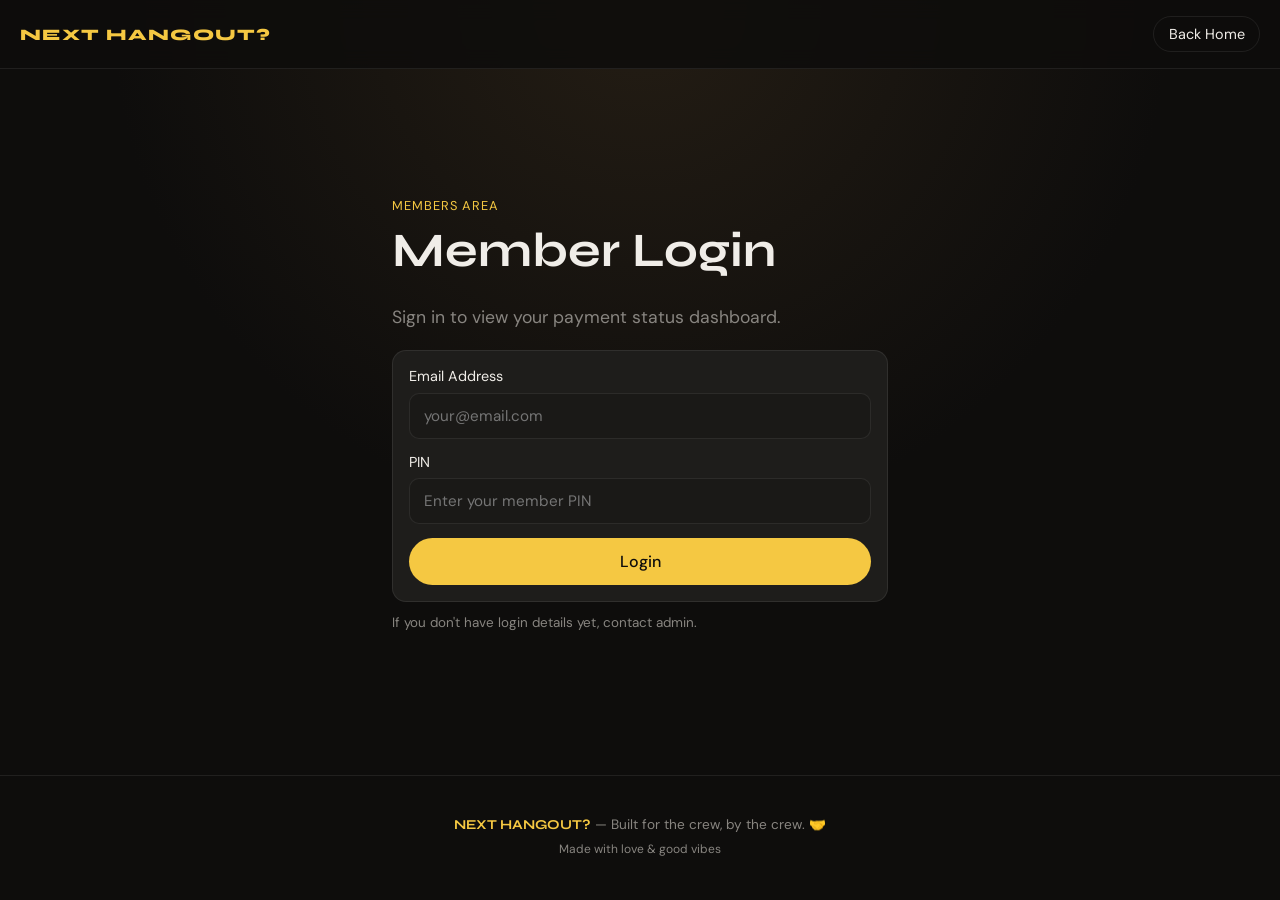
<file: dashboard.html>
<!DOCTYPE html>
<html lang="en">
<head>
  <meta charset="UTF-8">
  <meta name="viewport" content="width=device-width, initial-scale=1.0">
  <title>Dashboard | Next Hangout?</title>
  <link href="https://fonts.googleapis.com/css2?family=Syne:wght@400;700;800&family=DM+Sans:wght@300;400;500;700&display=swap" rel="stylesheet">
  <link rel="stylesheet" href="styles.css">
</head>
<body class="page-dashboard">
  <header class="topbar">
    <a href="index.html" class="brand">NEXT HANGOUT?</a>
    <div class="dashboard-actions">
      <a href="index.html" class="back-link">Back Home</a>
      <button id="member-logout-btn" class="back-link" type="button">Logout</button>
    </div>
  </header>

  <main>
    <section class="dashboard-shell">
      <p class="eyebrow">Members Dashboard</p>
      <h1 id="dash-member-name">Welcome</h1>
      <p class="hero-sub" id="dash-member-email">member@email.com</p>

      <div class="dashboard-card">
        <h2>Payment Status</h2>
        <div class="dash-row">
          <span>Status</span>
          <strong id="dash-payment-status" class="dash-badge">Pending</strong>
        </div>
        <div class="dash-row">
          <span>Amount Paid</span>
          <strong id="dash-amount-paid">₦0</strong>
        </div>
        <div class="dash-row">
          <span>Reference</span>
          <strong id="dash-reference">-</strong>
        </div>
        <div class="dash-row">
          <span>Last Updated</span>
          <strong id="dash-updated">-</strong>
        </div>
      </div>
    </section>
  </main>

  <footer>
    <strong>NEXT HANGOUT?</strong> — Built for the crew, by the crew. 🤝
    <div style="margin-top:0.5rem;font-size:0.75rem">Made with love & good vibes</div>
  </footer>

  <script src="script.js"></script>
</body>
</html>
</file>
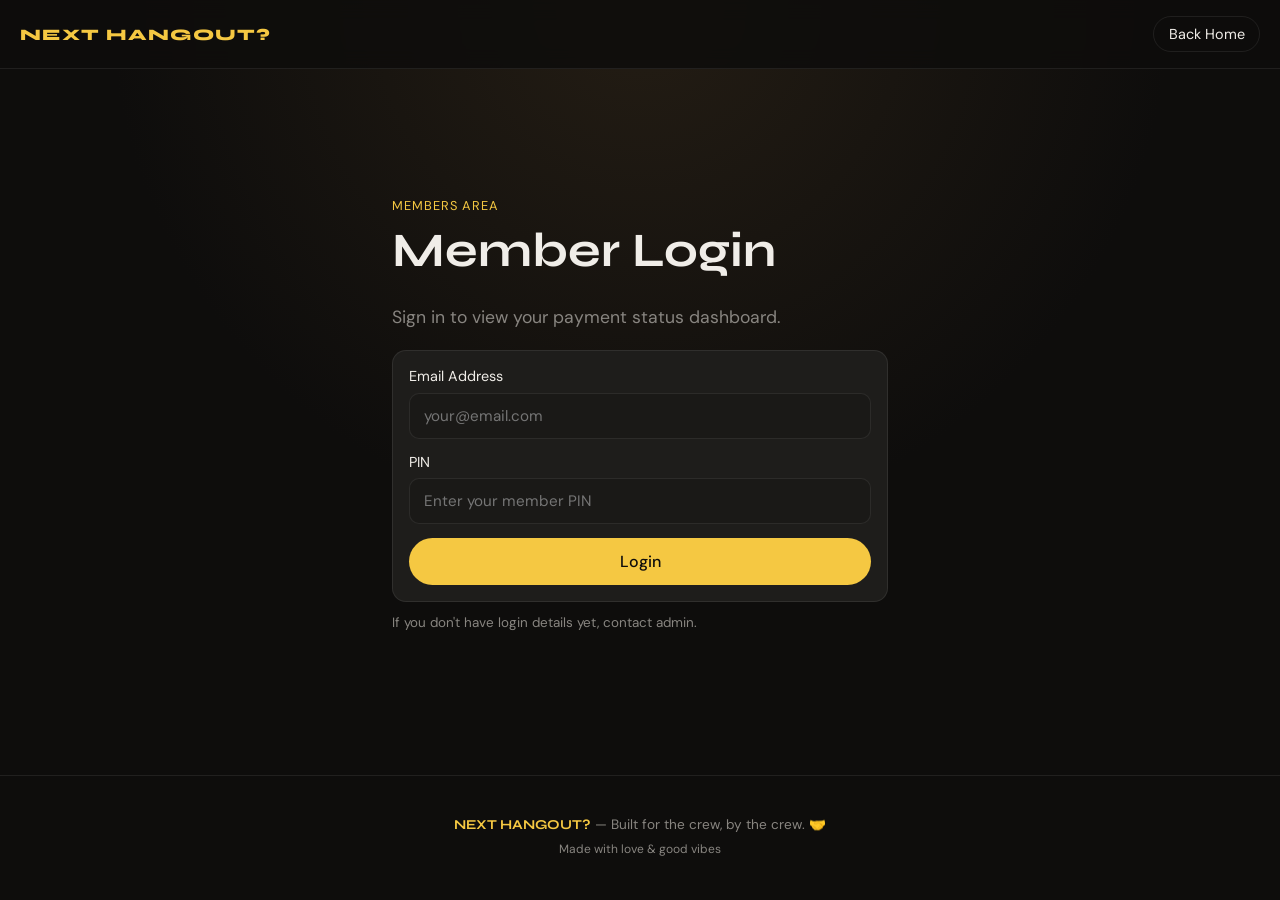
<file: login.html>
<!DOCTYPE html>
<html lang="en">
<head>
  <meta charset="UTF-8">
  <meta name="viewport" content="width=device-width, initial-scale=1.0">
  <title>Member Login | Next Hangout?</title>
  <link href="https://fonts.googleapis.com/css2?family=Syne:wght@400;700;800&family=DM+Sans:wght@300;400;500;700&display=swap" rel="stylesheet">
  <link rel="stylesheet" href="styles.css">
</head>
<body class="page-login">
  <header class="topbar">
    <a href="index.html" class="brand">NEXT HANGOUT?</a>
    <a href="index.html" class="back-link">Back Home</a>
  </header>

  <main>
    <section class="login-shell">
      <p class="eyebrow">Members Area</p>
      <h1>Member Login</h1>
      <p class="hero-sub">Sign in to view your payment status dashboard.</p>

      <form id="member-login-form" class="form-card">
        <label>
          Email Address
          <input type="email" id="login-email" required placeholder="your@email.com">
        </label>
        <label>
          PIN
          <input type="password" id="login-pin" required placeholder="Enter your member PIN">
        </label>
        <div id="login-status" class="status" aria-live="polite"></div>
        <button type="submit" class="submit-btn">Login</button>
      </form>
      <p class="login-hint">If you don't have login details yet, contact admin.</p>
    </section>
  </main>

  <footer>
    <strong>NEXT HANGOUT?</strong> — Built for the crew, by the crew. 🤝
    <div style="margin-top:0.5rem;font-size:0.75rem">Made with love & good vibes</div>
  </footer>

  <script src="script.js"></script>
</body>
</html>
</file>
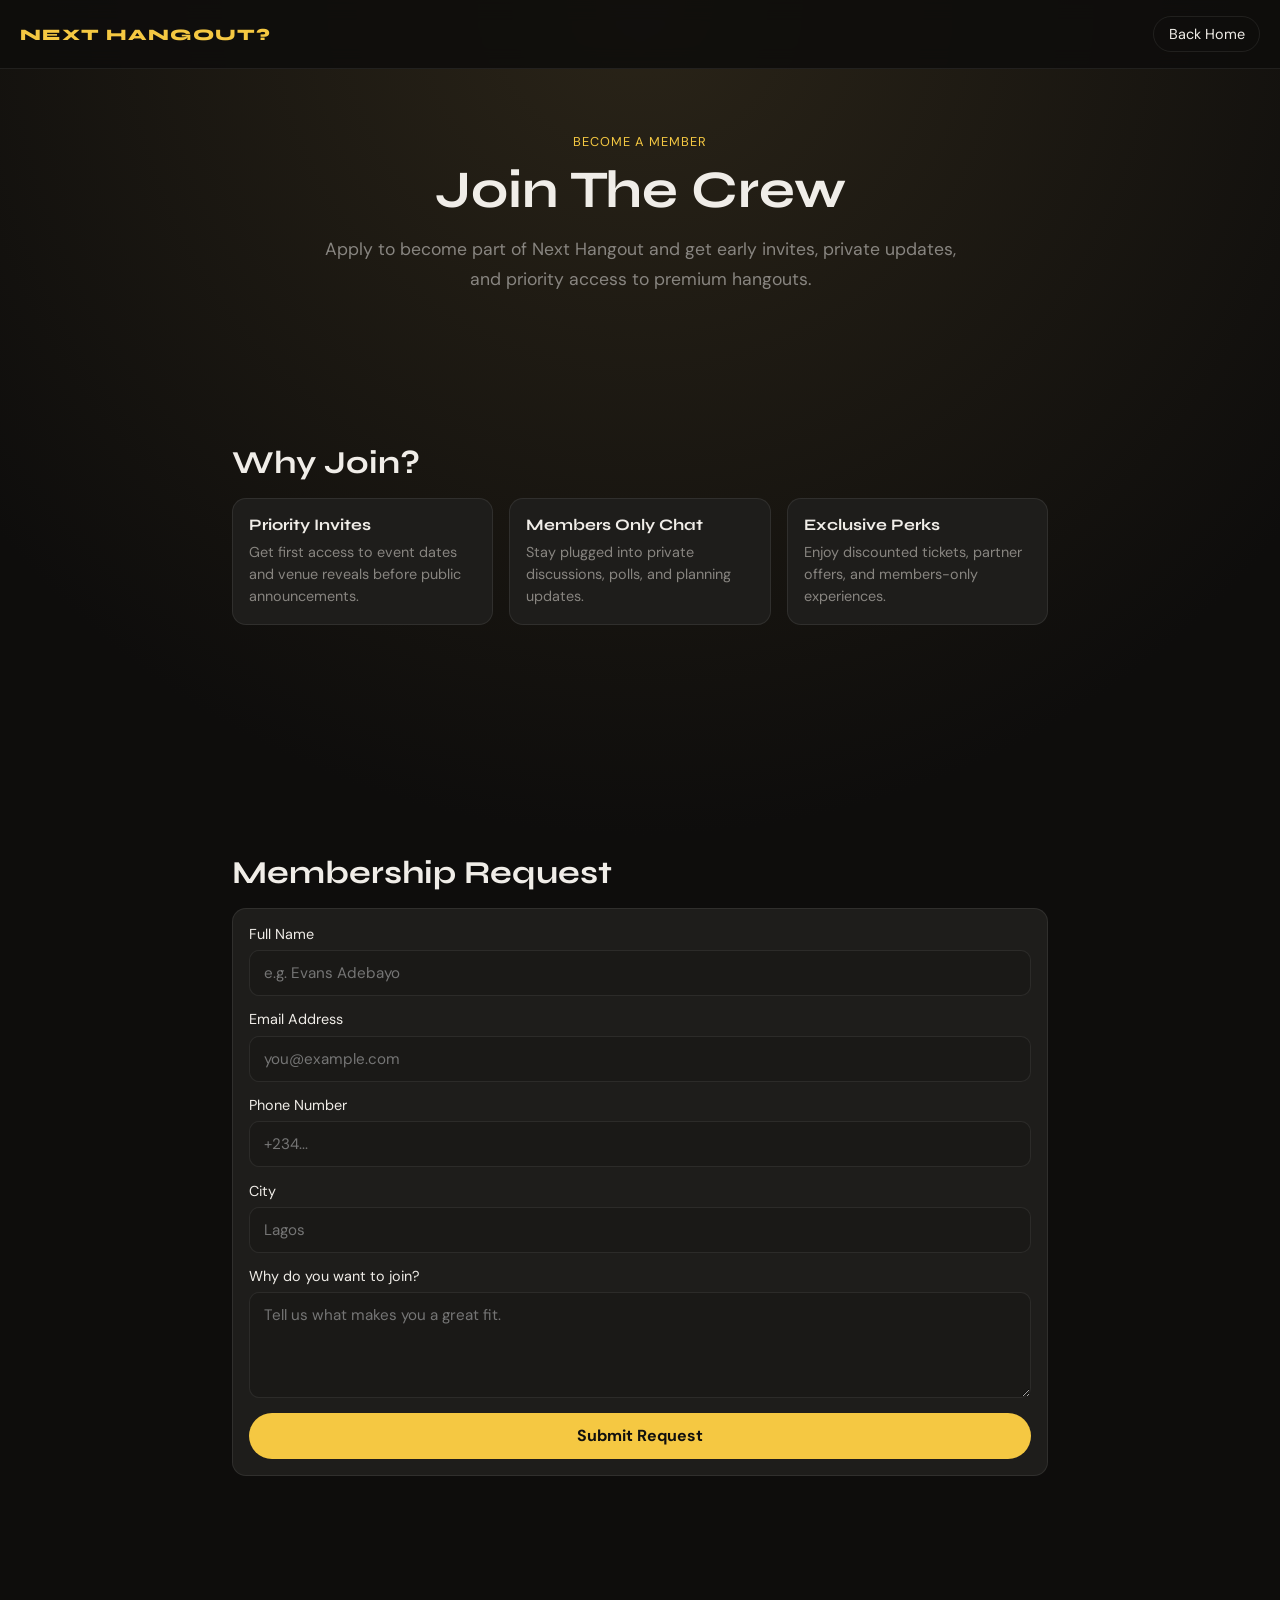
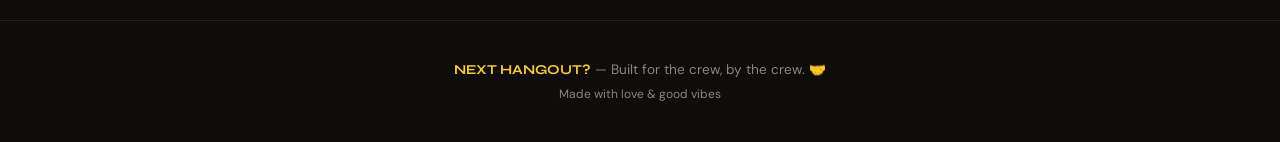
<file: membership.html>
<!DOCTYPE html>
<html lang="en">
<head>
  <meta charset="UTF-8">
  <meta name="viewport" content="width=device-width, initial-scale=1.0">
  <title>Membership | Next Hangout?</title>
  <link href="https://fonts.googleapis.com/css2?family=Syne:wght@400;700;800&family=DM+Sans:wght@300;400;500;700&display=swap" rel="stylesheet">
  <link rel="stylesheet" href="styles.css">
</head>
<body class="page-membership">
  <header class="topbar">
    <a href="index.html" class="brand">NEXT HANGOUT?</a>
    <a href="index.html" class="back-link">Back Home</a>
  </header>

  <main>
    <section class="hero">
      <p class="eyebrow">Become A Member</p>
      <h1>Join The Crew</h1>
      <p class="hero-sub">Apply to become part of Next Hangout and get early invites, private updates, and priority access to premium hangouts.</p>
    </section>

    <section class="section">
      <h2>Why Join?</h2>
      <div class="benefits-grid">
        <article class="benefit-card">
          <h3>Priority Invites</h3>
          <p>Get first access to event dates and venue reveals before public announcements.</p>
        </article>
        <article class="benefit-card">
          <h3>Members Only Chat</h3>
          <p>Stay plugged into private discussions, polls, and planning updates.</p>
        </article>
        <article class="benefit-card">
          <h3>Exclusive Perks</h3>
          <p>Enjoy discounted tickets, partner offers, and members-only experiences.</p>
        </article>
      </div>
    </section>

    <section class="section">
      <h2>Membership Request</h2>
      <form id="membership-form" class="form-card" action="https://api.web3forms.com/submit" method="POST">
        <input type="hidden" name="access_key" value="f5138edf-d343-4261-844f-b2e51e8e7be1">
        <input type="hidden" name="subject" value="New Membership Request - Next Hangout">
        <input type="hidden" name="from_name" value="Next Hangout Membership Page">
        <input type="checkbox" name="botcheck" class="botcheck">

        <label>
          Full Name
          <input type="text" name="name" required placeholder="e.g. Evans Adebayo">
        </label>

        <label>
          Email Address
          <input type="email" name="email" required placeholder="you@example.com">
        </label>

        <label>
          Phone Number
          <input type="tel" name="phone" required placeholder="+234...">
        </label>

        <label>
          City
          <input type="text" name="city" required placeholder="Lagos">
        </label>

        <label>
          Why do you want to join?
          <textarea name="message" rows="4" required placeholder="Tell us what makes you a great fit."></textarea>
        </label>

        <div id="form-status" class="status" aria-live="polite"></div>
        <button type="submit" class="submit-btn">Submit Request</button>
      </form>
    </section>
  </main>

  <footer>
    <strong>NEXT HANGOUT?</strong> — Built for the crew, by the crew. 🤝
    <div style="margin-top:0.5rem;font-size:0.75rem">Made with love & good vibes</div>
  </footer>

  <script src="script.js"></script>
</body>
</html>
</file>
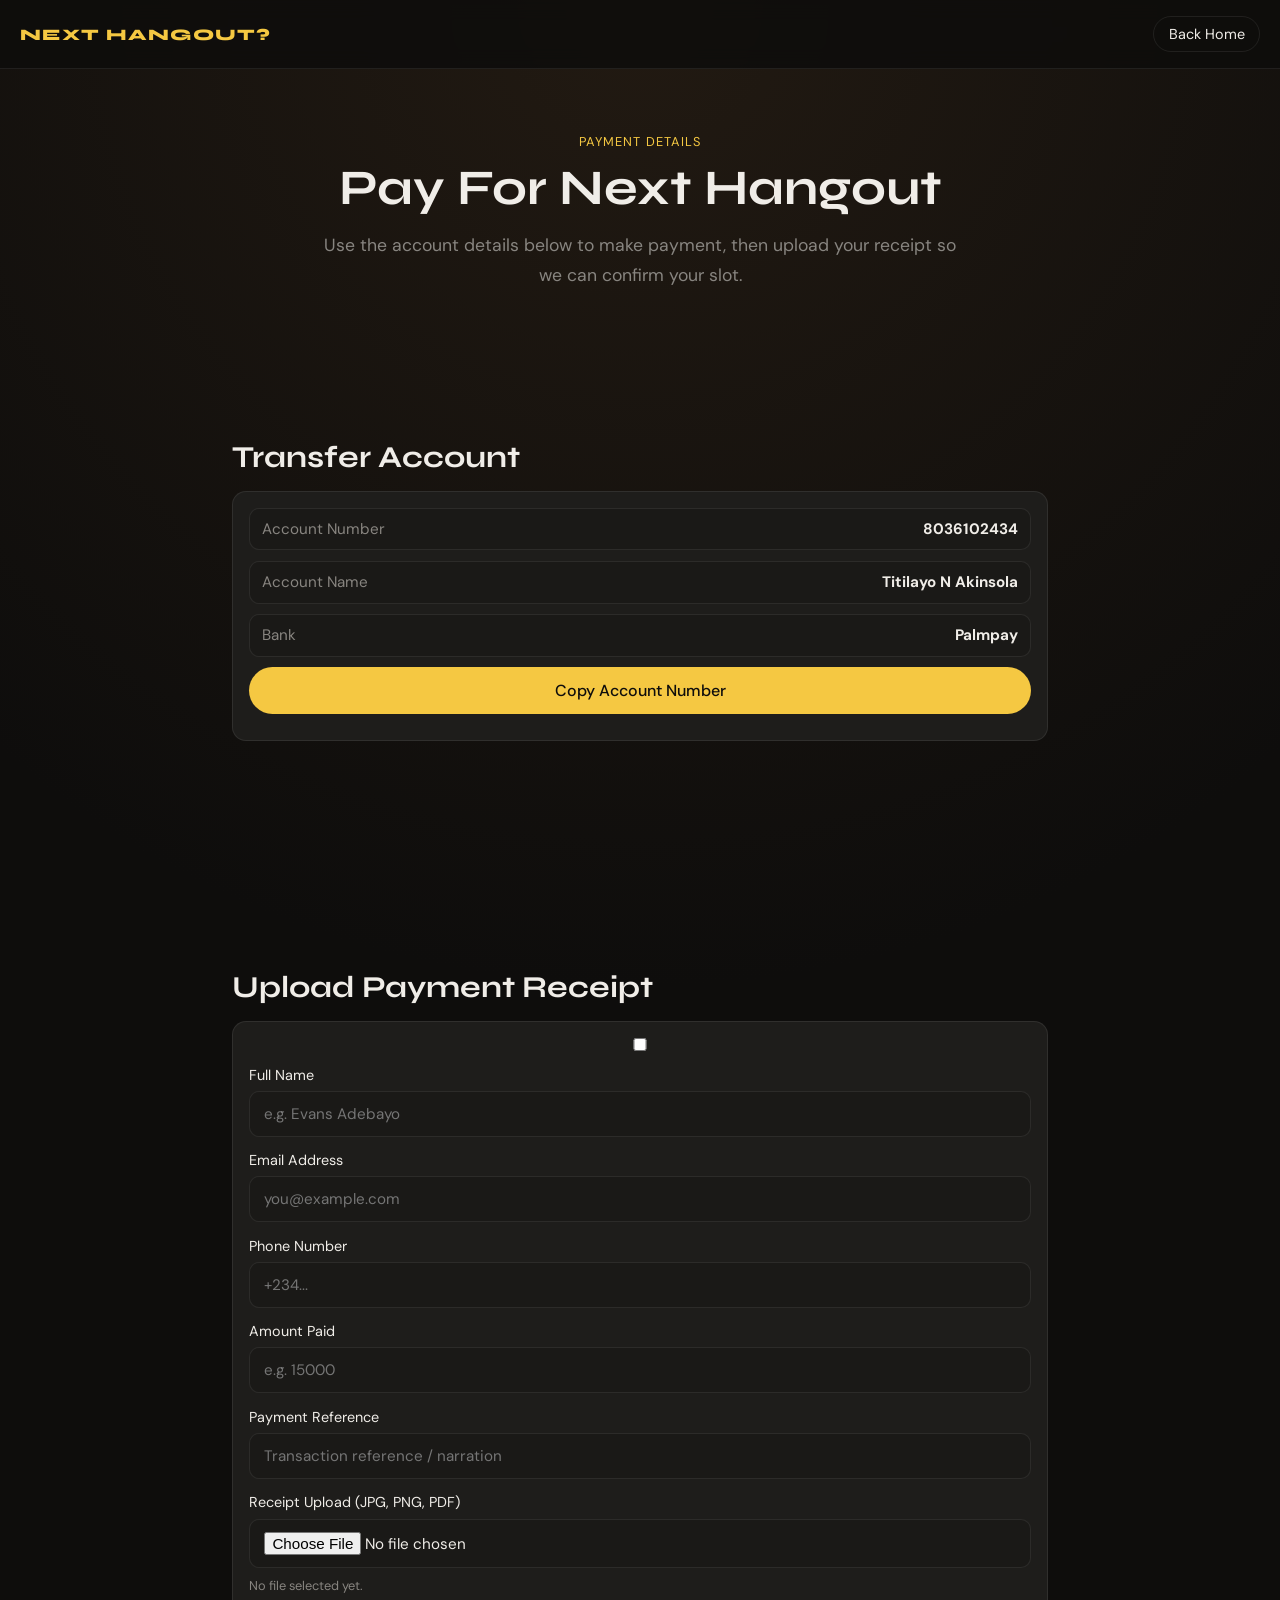
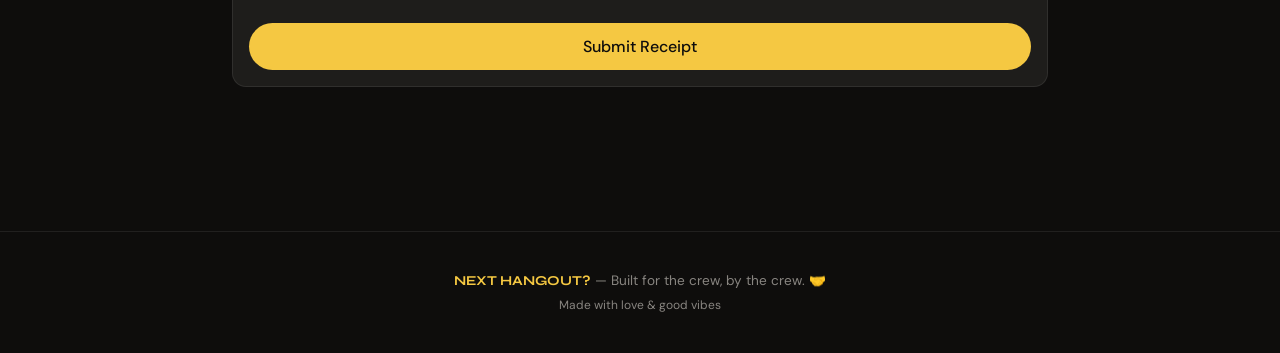
<file: payment.html>
<!DOCTYPE html>
<html lang="en">
<head>
  <meta charset="UTF-8">
  <meta name="viewport" content="width=device-width, initial-scale=1.0">
  <title>Payment | Next Hangout?</title>
  <link href="https://fonts.googleapis.com/css2?family=Syne:wght@400;700;800&family=DM+Sans:wght@300;400;500;700&display=swap" rel="stylesheet">
  <link rel="stylesheet" href="styles.css">
</head>
<body class="page-payment">
  <header class="topbar">
    <a href="index.html" class="brand">NEXT HANGOUT?</a>
    <a href="index.html" class="back-link">Back Home</a>
  </header>

  <main>
    <section class="hero">
      <p class="eyebrow">Payment Details</p>
      <h1>Pay For Next Hangout</h1>
      <p class="hero-sub">Use the account details below to make payment, then upload your receipt so we can confirm your slot.</p>
    </section>

    <section class="section">
      <h2>Transfer Account</h2>
      <div class="pay-card">
        <div class="pay-row">
          <span>Account Number</span>
          <strong id="pay-account-number">8036102434</strong>
        </div>
        <div class="pay-row">
          <span>Account Name</span>
          <strong>Titilayo N Akinsola</strong>
        </div>
        <div class="pay-row">
          <span>Bank</span>
          <strong>Palmpay</strong>
        </div>
        <button type="button" class="submit-btn" id="copy-account-btn">Copy Account Number</button>
        <div id="copy-status" class="status" aria-live="polite"></div>
      </div>
    </section>

    <section class="section">
      <h2>Upload Payment Receipt</h2>
      <form id="payment-form" class="form-card" action="https://api.web3forms.com/submit" method="POST" enctype="multipart/form-data">
        <input type="hidden" name="access_key" value="f5138edf-d343-4261-844f-b2e51e8e7be1">
        <input type="hidden" name="subject" value="New Payment Receipt - Next Hangout">
        <input type="hidden" name="from_name" value="Next Hangout Payment Page">
        <input type="checkbox" name="botcheck" class="botcheck">

        <label>
          Full Name
          <input type="text" name="name" required placeholder="e.g. Evans Adebayo">
        </label>

        <label>
          Email Address
          <input type="email" name="email" required placeholder="you@example.com">
        </label>

        <label>
          Phone Number
          <input type="tel" name="phone" required placeholder="+234...">
        </label>

        <label>
          Amount Paid
          <input type="text" name="amount_paid" required placeholder="e.g. 15000">
        </label>

        <label>
          Payment Reference
          <input type="text" name="payment_reference" required placeholder="Transaction reference / narration">
        </label>

        <label>
          Receipt Upload (JPG, PNG, PDF)
          <input type="file" id="receipt-file" name="attachment" accept=".jpg,.jpeg,.png,.pdf" required>
        </label>
        <p class="upload-hint" id="receipt-file-name">No file selected yet.</p>

        <div id="payment-form-status" class="status" aria-live="polite"></div>
        <button type="submit" class="submit-btn">Submit Receipt</button>
      </form>
    </section>
  </main>

  <footer>
    <strong>NEXT HANGOUT?</strong> — Built for the crew, by the crew. 🤝
    <div style="margin-top:0.5rem;font-size:0.75rem">Made with love & good vibes</div>
  </footer>

  <script src="script.js"></script>
</body>
</html>
</file>
<file: styles.css>
*, *::before, *::after { box-sizing: border-box; margin: 0; padding: 0; }

  :root {
    --bg: #0e0d0c;
    --bg2: #1a1917;
    --bg3: #232220;
    --accent: #f5c842;
    --accent2: #ff6b35;
    --text: #f0ede8;
    --muted: #888580;
    --border: rgba(255,255,255,0.08);
    --card: #1e1d1b;
    --radius: 16px;
  }

  html {
    scroll-behavior: smooth;
    overflow-x: hidden;
    overflow-x: clip;
    width: 100%;
    max-width: 100%;
  }

  img, video, canvas, svg {
    max-width: 100%;
    height: auto;
  }

  input, textarea, select, button {
    font: inherit;
  }

  body {
    font-family: 'DM Sans', sans-serif;
    background: var(--bg);
    color: var(--text);
    min-height: 100vh;
    overflow-x: hidden;
    overflow-x: clip;
    width: 100%;
    max-width: 100%;
  }

  main,
  footer {
    max-width: 100%;
    overflow-x: hidden;
  }

  /* ── NAV ── */
  nav {
    position: fixed; top: 0; left: 0; right: 0; z-index: 100;
    display: flex; align-items: center; justify-content: space-between;
    padding: 1.2rem 2.5rem;
    background: rgba(14,13,12,0.85);
    backdrop-filter: blur(12px);
    border-bottom: 1px solid var(--border);
    max-width: 100vw;
    overflow-x: clip;
  }
  .nav-logo {
    font-family: 'Syne', sans-serif;
    font-weight: 800; font-size: 1.1rem; letter-spacing: 0.08em;
    color: var(--accent);
    text-decoration: none;
  }
  .nav-links { display: flex; gap: 2rem; list-style: none; }
  .nav-links a {
    color: var(--muted); text-decoration: none;
    font-size: 0.875rem; font-weight: 500;
    transition: color 0.2s;
  }
  .nav-links a:hover { color: var(--text); }
  .mobile-invite { display: none; }
  .nav-toggle {
    display: none;
    width: 42px; height: 42px;
    border-radius: 10px;
    border: 1px solid var(--border);
    background: rgba(255,255,255,0.02);
    color: var(--text);
    cursor: pointer;
    align-items: center;
    justify-content: center;
    flex-direction: column;
    gap: 5px;
  }
  .nav-toggle span {
    width: 18px;
    height: 2px;
    background: var(--text);
    border-radius: 2px;
    transition: transform 0.2s, opacity 0.2s;
  }
  .nav-toggle[aria-expanded="true"] span:nth-child(1) { transform: translateY(7px) rotate(45deg); }
  .nav-toggle[aria-expanded="true"] span:nth-child(2) { opacity: 0; }
  .nav-toggle[aria-expanded="true"] span:nth-child(3) { transform: translateY(-7px) rotate(-45deg); }
  .nav-btn {
    background: var(--accent); color: #0e0d0c;
    border: none; border-radius: 50px; padding: 0.5rem 1.2rem;
    font-family: 'DM Sans', sans-serif; font-weight: 500; font-size: 0.875rem;
    cursor: pointer; transition: opacity 0.2s;
    text-decoration: none;
    display: inline-block;
    text-align: center;
  }
  .nav-btn:hover { opacity: 0.85; }

  /* ── TOP COUNTDOWN STRIP ── */
  .top-countdown-strip {
    margin-top: 72px;
    width: 100%;
    max-width: 100vw;
    padding: 0.6rem 1rem;
    border-bottom: 1px solid var(--border);
    background: rgba(26, 25, 23, 0.95);
    backdrop-filter: blur(6px);
    position: -webkit-sticky;
    position: sticky;
    top: 72px;
    z-index: 95;
  }
  .countdown-inline {
    max-width: 980px;
    margin: 0 auto;
    display: grid;
    grid-template-columns: repeat(4, minmax(0, 1fr));
    gap: 0.55rem;
  }
  .cd-inline-unit {
    text-align: center;
    border: 1px solid var(--border);
    border-radius: 10px;
    background: var(--bg3);
    padding: 0.5rem 0.25rem;
  }
  .cd-inline-unit strong {
    display: block;
    font-family: 'Syne', sans-serif;
    font-size: 1.05rem;
    color: var(--accent);
    line-height: 1;
  }
  .cd-inline-unit span {
    display: block;
    margin-top: 0.25rem;
    font-size: 0.67rem;
    text-transform: uppercase;
    color: var(--muted);
    letter-spacing: 0.04em;
  }

  /* ── HERO ── */
  .hero {
    min-height: 100vh;
    display: flex; flex-direction: column; align-items: center; justify-content: center;
    text-align: center; padding: 6rem 2rem 4rem;
    position: relative; overflow: hidden;
    overflow-x: clip;
  }
  .hero-blob {
    position: absolute; border-radius: 50%;
    filter: blur(80px); opacity: 0.18; pointer-events: none;
  }
  .blob1 { width: 500px; height: 500px; background: var(--accent); top: -100px; left: -100px; }
  .blob2 { width: 400px; height: 400px; background: var(--accent2); bottom: -50px; right: -80px; }
  .hero-tag {
    display: inline-block;
    background: rgba(245,200,66,0.12); color: var(--accent);
    border: 1px solid rgba(245,200,66,0.25);
    border-radius: 50px; padding: 0.4rem 1rem;
    font-size: 0.8rem; font-weight: 500; letter-spacing: 0.06em; text-transform: uppercase;
    margin-bottom: 1.5rem;
    animation: fadeUp 0.6s ease both;
  }
  .hero-title {
    font-family: 'Syne', sans-serif;
    font-weight: 800; font-size: clamp(3.5rem, 10vw, 7rem);
    line-height: 0.95; letter-spacing: -0.02em;
    animation: fadeUp 0.7s 0.1s ease both;
  }
  .hero-title span { color: var(--accent); }
  .hero-sub {
    margin-top: 1.5rem; font-size: 1.1rem; color: var(--muted);
    max-width: 480px; line-height: 1.7;
    animation: fadeUp 0.7s 0.2s ease both;
  }
  .hero-cta {
    margin-top: 2.5rem; display: flex; gap: 1rem; flex-wrap: wrap; justify-content: center;
    animation: fadeUp 0.7s 0.3s ease both;
  }
  .btn-primary {
    background: var(--accent); color: #0e0d0c;
    border: none; border-radius: 50px; padding: 0.8rem 2rem;
    font-family: 'DM Sans', sans-serif; font-weight: 500; font-size: 1rem;
    cursor: pointer; transition: transform 0.15s, opacity 0.15s; text-decoration: none;
    display: inline-block;
  }
  .btn-primary:hover { transform: translateY(-2px); opacity: 0.9; }
  .btn-secondary {
    background: transparent; color: var(--text);
    border: 1px solid var(--border); border-radius: 50px; padding: 0.8rem 2rem;
    font-family: 'DM Sans', sans-serif; font-weight: 400; font-size: 1rem;
    cursor: pointer; transition: background 0.2s; text-decoration: none;
    display: inline-block;
  }
  .btn-secondary:hover { background: var(--bg3); }
  .hero-stats {
    margin-top: 4rem; display: flex; gap: 3rem; flex-wrap: wrap; justify-content: center;
    animation: fadeUp 0.7s 0.4s ease both;
  }
  .hero-stat { text-align: center; }
  .hero-stat strong { display: block; font-family: 'Syne', sans-serif; font-size: 2rem; font-weight: 700; color: var(--accent); }
  .hero-stat span { font-size: 0.85rem; color: var(--muted); }

  /* ── SECTION COMMON ── */
  section { padding: 6rem 2rem; }
  .section-inner {
    width: min(1100px, 100%);
    max-width: 100%;
    margin: 0 auto;
    overflow-x: clip;
  }
  .section-label {
    font-size: 0.75rem; font-weight: 500; letter-spacing: 0.1em;
    text-transform: uppercase; color: var(--accent); margin-bottom: 0.75rem;
  }
  .section-title {
    font-family: 'Syne', sans-serif; font-weight: 800;
    font-size: clamp(2rem, 5vw, 3rem); line-height: 1.1;
    margin-bottom: 1rem;
  }
  .section-sub { color: var(--muted); font-size: 1rem; max-width: 500px; line-height: 1.7; margin-bottom: 3rem; }

  /* ── UPCOMING HANGOUT ── */
  #hangout { background: var(--bg2); }
  .hangout-grid {
    display: grid; grid-template-columns: 1fr 1fr; gap: 2rem;
  }
  @media(max-width: 700px) { .hangout-grid { grid-template-columns: 1fr; } }
  .hangout-card {
    background: var(--card); border: 1px solid var(--border);
    border-radius: var(--radius); padding: 2rem;
  }
  .hangout-main {
    border: 1px solid rgba(245,200,66,0.3);
    background: linear-gradient(135deg, rgba(245,200,66,0.06), var(--card));
    grid-column: 1 / -1;
  }
  .hangout-date-badge {
    display: inline-flex; align-items: center; gap: 0.5rem;
    background: rgba(245,200,66,0.12); color: var(--accent);
    border-radius: 8px; padding: 0.4rem 0.8rem; font-size: 0.85rem; font-weight: 500;
    margin-bottom: 1.2rem;
  }
  .hangout-main h3 {
    font-family: 'Syne', sans-serif; font-weight: 700; font-size: 1.8rem; margin-bottom: 0.5rem;
  }
  .hangout-main p { color: var(--muted); line-height: 1.7; margin-bottom: 1.5rem; }
  .hangout-meta { display: flex; gap: 1.5rem; flex-wrap: wrap; }
  .meta-item { display: flex; align-items: center; gap: 0.4rem; font-size: 0.875rem; color: var(--muted); }
  .meta-icon { font-size: 1rem; }
  .hangout-info h4 { font-family: 'Syne', sans-serif; font-size: 1.1rem; margin-bottom: 0.75rem; }
  .countdown { display: flex; gap: 1rem; }
  .cd-unit { text-align: center; background: var(--bg3); border-radius: 10px; padding: 0.75rem 1rem; min-width: 60px; }
  .cd-unit strong { display: block; font-family: 'Syne', sans-serif; font-size: 1.5rem; color: var(--accent); }
  .cd-unit span { font-size: 0.7rem; color: var(--muted); text-transform: uppercase; letter-spacing: 0.05em; }
  .rsvp-list { display: flex; flex-direction: column; gap: 0.6rem; }
  .rsvp-item { display: flex; justify-content: space-between; align-items: center; font-size: 0.875rem; }
  .rsvp-badge {
    font-size: 0.7rem; padding: 0.2rem 0.6rem; border-radius: 50px; font-weight: 500;
  }
  .going { background: rgba(100,220,130,0.15); color: #6dcc80; }
  .maybe { background: rgba(245,200,66,0.15); color: var(--accent); }
  .rsvp-btns { display: flex; gap: 0.75rem; margin-top: 1.2rem; }
  .rsvp-btn {
    flex: 1; padding: 0.6rem; border-radius: 10px; font-size: 0.85rem; font-weight: 500;
    cursor: pointer; transition: all 0.2s; border: 1px solid var(--border);
    font-family: 'DM Sans', sans-serif;
  }
  .rsvp-btn.yes { background: rgba(109,204,128,0.12); color: #6dcc80; border-color: rgba(109,204,128,0.3); }
  .rsvp-btn.yes:hover { background: rgba(109,204,128,0.22); }
  .rsvp-btn.maybe2 { background: rgba(245,200,66,0.1); color: var(--accent); border-color: rgba(245,200,66,0.25); }
  .rsvp-btn.maybe2:hover { background: rgba(245,200,66,0.18); }

  /* ── GALLERY ── */
  #gallery { background: var(--bg); }
  .gallery-grid {
    display: grid;
    grid-template-columns: repeat(auto-fill, minmax(220px, 1fr));
    gap: 1rem;
  }
  .gallery-item {
    border-radius: 12px; overflow: hidden; position: relative;
    aspect-ratio: 1; cursor: pointer;
    transition: transform 0.3s;
  }
  .gallery-item:hover { transform: scale(1.03); }
  .gallery-item:nth-child(3n+1) { aspect-ratio: 4/3; }
  .gallery-placeholder {
    width: 100%; height: 100%; display: flex; flex-direction: column;
    align-items: center; justify-content: center; gap: 0.5rem;
    font-size: 0.8rem; color: rgba(255,255,255,0.3);
  }
  .gallery-emoji { font-size: 2rem; }
  .gallery-overlay {
    position: absolute; inset: 0;
    background: linear-gradient(to top, rgba(0,0,0,0.7) 0%, transparent 50%);
    opacity: 0; transition: opacity 0.3s;
    display: flex; align-items: flex-end; padding: 0.75rem;
  }
  .gallery-item:hover .gallery-overlay { opacity: 1; }
  .gallery-overlay span { font-size: 0.8rem; font-weight: 500; }
  .upload-zone {
    border: 2px dashed var(--border); border-radius: var(--radius);
    padding: 3rem; text-align: center; margin-top: 1.5rem;
    cursor: pointer; transition: border-color 0.2s;
  }
  .upload-zone:hover { border-color: rgba(245,200,66,0.4); }
  .upload-zone p { color: var(--muted); font-size: 0.9rem; margin-top: 0.5rem; }
  #file-input { display: none; }

  /* ── GALLERY PAGE ── */
  .page-gallery main {
    padding-top: 4.8rem;
  }
  .gallery-page-hero {
    padding-top: 1.8rem;
    padding-bottom: 2.2rem;
    background: linear-gradient(180deg, rgba(245,200,66,0.08), rgba(14,13,12,0));
  }
  .gallery-page-content {
    padding-top: 1rem;
    padding-bottom: 5.5rem;
    background: var(--bg2);
  }
  .hangout-albums-shell {
    background: var(--card);
    border: 1px solid var(--border);
    border-radius: var(--radius);
    overflow: hidden;
  }
  .hangout-album {
    padding: 1.2rem;
    border-top: 1px solid var(--border);
  }
  .hangout-album:first-child { border-top: 0; }
  .hangout-album-head h2 {
    font-family: 'Syne', sans-serif;
    font-size: clamp(1.3rem, 2.8vw, 1.8rem);
    margin-bottom: 0.7rem;
  }
  .hangout-album-meta {
    display: flex;
    gap: 0.8rem 1rem;
    flex-wrap: wrap;
    color: var(--muted);
    font-size: 0.88rem;
    margin-bottom: 1rem;
  }
  .hangout-album-meta strong { color: var(--text); font-weight: 600; }
  .gallery-page-grid {
    display: grid;
    gap: 0.85rem;
    grid-template-columns: repeat(3, minmax(0, 1fr));
  }
  .gallery-page-item {
    border: 1px solid var(--border);
    background: #151412;
    border-radius: 12px;
    overflow: hidden;
    cursor: pointer;
    text-align: left;
    color: var(--text);
    padding: 0;
  }
  .gallery-page-item img {
    width: 100%;
    aspect-ratio: 4 / 3;
    object-fit: cover;
    display: block;
    transition: transform 0.2s ease;
  }
  .gallery-page-item span {
    display: block;
    padding: 0.65rem 0.7rem 0.75rem;
    font-size: 0.82rem;
    color: var(--muted);
  }
  .gallery-page-item.is-hidden { display: none; }
  .gallery-page-item:hover img { transform: scale(1.04); }
  .gallery-show-more-btn {
    margin-top: 0.9rem;
    border: 1px solid var(--border);
    background: transparent;
    color: var(--text);
    border-radius: 999px;
    padding: 0.6rem 1rem;
    cursor: pointer;
    font-size: 0.88rem;
  }
  .gallery-show-more-btn:hover { background: var(--bg3); }

  /* ── POLL ── */
  #poll { background: var(--bg2); }
  .poll-card {
    background: var(--card); border: 1px solid var(--border);
    border-radius: var(--radius); padding: 2rem; margin-bottom: 1.5rem;
  }
  .poll-card h3 { font-family: 'Syne', sans-serif; font-size: 1.2rem; margin-bottom: 0.25rem; }
  .poll-card .poll-meta { font-size: 0.8rem; color: var(--muted); margin-bottom: 1.5rem; }
  .poll-option {
    margin-bottom: 0.75rem; cursor: pointer;
  }
  .poll-option-inner {
    display: flex; align-items: center; gap: 0.75rem;
    padding: 0.75rem 1rem; border-radius: 10px;
    border: 1px solid var(--border); transition: all 0.2s;
    position: relative; overflow: hidden;
  }
  .poll-option:hover .poll-option-inner { border-color: rgba(245,200,66,0.3); }
  .poll-option.voted .poll-option-inner { border-color: rgba(245,200,66,0.4); background: rgba(245,200,66,0.04); }
  .poll-bar {
    position: absolute; left: 0; top: 0; bottom: 0;
    background: rgba(245,200,66,0.08); transition: width 0.5s ease;
    border-radius: 10px;
  }
  .poll-label { flex: 1; font-size: 0.9rem; position: relative; z-index: 1; }
  .poll-pct { font-size: 0.85rem; color: var(--muted); font-weight: 500; position: relative; z-index: 1; }
  .poll-votes { font-size: 0.75rem; color: var(--muted); margin-top: 0.5rem; text-align: right; }
  .add-option-row { display: flex; gap: 0.75rem; margin-top: 1rem; }
  .add-option-input {
    flex: 1; background: var(--bg3); border: 1px solid var(--border);
    border-radius: 10px; padding: 0.6rem 1rem; color: var(--text); font-family: 'DM Sans', sans-serif;
    font-size: 0.875rem;
  }
  .add-option-input:focus { outline: none; border-color: rgba(245,200,66,0.4); }
  .add-option-btn {
    background: var(--accent); color: #0e0d0c; border: none;
    border-radius: 10px; padding: 0.6rem 1rem; font-weight: 500; font-size: 0.875rem;
    cursor: pointer; font-family: 'DM Sans', sans-serif; transition: opacity 0.2s;
  }
  .add-option-btn:hover { opacity: 0.85; }

  /* ── LEADERBOARD ── */
  #leaderboard { background: var(--bg); }
  .leaderboard-card {
    background: var(--card);
    border: 1px solid var(--border);
    border-radius: var(--radius);
    overflow: hidden;
  }
  .leaderboard-head,
  .leaderboard-row {
    display: grid;
    grid-template-columns: 1fr auto;
    gap: 1rem;
    align-items: center;
    padding: 0.95rem 1rem;
  }
  .leaderboard-head {
    border-bottom: 1px solid var(--border);
    color: var(--muted);
    font-size: 0.78rem;
    letter-spacing: 0.06em;
    text-transform: uppercase;
  }
  .leaderboard-row {
    border-bottom: 1px solid var(--border);
    font-size: 0.95rem;
  }
  .leaderboard-row:last-child { border-bottom: 0; }
  .leaderboard-member {
    display: inline-flex;
    align-items: center;
    gap: 0.75rem;
    min-width: 0;
  }
  .leaderboard-rank {
    width: 28px;
    height: 28px;
    border-radius: 50%;
    display: inline-flex;
    align-items: center;
    justify-content: center;
    font-size: 0.78rem;
    font-weight: 700;
    color: #0e0d0c;
    background: var(--accent);
    flex-shrink: 0;
  }
  .leaderboard-name {
    white-space: nowrap;
    overflow: hidden;
    text-overflow: ellipsis;
  }
  .leaderboard-amount {
    font-family: 'Syne', sans-serif;
    font-weight: 700;
    color: var(--accent);
    white-space: nowrap;
  }
  .leaderboard-empty {
    padding: 1rem;
    color: var(--muted);
    font-size: 0.9rem;
  }

  /* ── PREVIOUS HANGOUTS SLIDER ── */
  #previous-hangouts { background: var(--bg2); }
  .slider-shell {
    position: relative;
    border-radius: var(--radius);
    overflow: hidden;
    border: 1px solid var(--border);
    background: #131211;
  }
  .slider-track {
    display: flex;
    transition: transform 0.45s ease;
    will-change: transform;
  }
  .slide {
    min-width: 100%;
    position: relative;
    aspect-ratio: 16 / 9;
    overflow: hidden;
  }
  .slide img {
    width: 100%;
    height: 100%;
    object-fit: cover;
    display: block;
  }
  .slide-overlay {
    position: absolute;
    inset: 0;
    background: linear-gradient(to top, rgba(0,0,0,0.72) 0%, rgba(0,0,0,0.12) 60%);
    display: flex;
    align-items: flex-end;
    padding: 1rem;
  }
  .slide-caption { font-size: 0.95rem; font-weight: 500; }
  .slider-control {
    position: absolute;
    top: 50%;
    transform: translateY(-50%);
    width: 40px;
    height: 40px;
    border: 1px solid rgba(255,255,255,0.25);
    border-radius: 50%;
    background: rgba(0,0,0,0.45);
    color: #fff;
    font-size: 1.1rem;
    cursor: pointer;
    display: flex;
    align-items: center;
    justify-content: center;
    z-index: 2;
  }
  .slider-control.prev { left: 0.8rem; }
  .slider-control.next { right: 0.8rem; }
  .slider-dots {
    display: flex;
    justify-content: center;
    gap: 0.5rem;
    margin-top: 0.9rem;
  }
  .slider-dot {
    width: 9px;
    height: 9px;
    border-radius: 50%;
    border: 0;
    background: rgba(255,255,255,0.3);
    cursor: pointer;
  }
  .slider-dot.active { background: var(--accent); }

  /* ── MEMBERS ── */
  #members { background: var(--bg); }
  .members-grid {
    display: grid;
    grid-template-columns: repeat(auto-fit, minmax(170px, 1fr));
    gap: 1rem;
  }
  .member-card {
    background: var(--card); border: 1px solid var(--border);
    border-radius: var(--radius); padding: 1.5rem; text-align: center;
    transition: transform 0.2s, border-color 0.2s;
    cursor: pointer;
  }
  .member-card:hover { transform: translateY(-4px); border-color: rgba(245,200,66,0.3); }
  .member-avatar {
    width: 72px; height: 72px; border-radius: 50%;
    margin: 0 auto 1rem; display: flex; align-items: center; justify-content: center;
    font-family: 'Syne', sans-serif; font-weight: 700; font-size: 1.5rem;
    overflow: hidden;
  }
  .member-avatar img {
    width: 100%;
    height: 100%;
    object-fit: cover;
    display: block;
  }
  .member-name { font-family: 'Syne', sans-serif; font-weight: 700; font-size: 1rem; margin-bottom: 0.25rem; }
  .member-role { font-size: 0.8rem; color: var(--muted); margin-bottom: 0.75rem; }
  .member-vibe {
    display: inline-block; background: rgba(245,200,66,0.1); color: var(--accent);
    border-radius: 50px; padding: 0.25rem 0.75rem; font-size: 0.75rem;
  }
  .add-member-card {
    background: transparent; border: 2px dashed var(--border);
    border-radius: var(--radius); padding: 1.5rem; text-align: center;
    cursor: pointer; transition: all 0.2s; display: flex; flex-direction: column;
    align-items: center; justify-content: center; min-height: 200px;
  }
  .add-member-card:hover { border-color: rgba(245,200,66,0.4); background: rgba(245,200,66,0.03); }
  .add-member-card .plus { font-size: 2rem; color: var(--muted); margin-bottom: 0.5rem; }
  .add-member-card span { font-size: 0.875rem; color: var(--muted); }

  /* ── FOOTER ── */
  footer {
    border-top: 1px solid var(--border); padding: 2.5rem 2rem; text-align: center;
    color: var(--muted); font-size: 0.85rem;
  }
  footer strong { color: var(--accent); font-family: 'Syne', sans-serif; }

  /* ── MODAL ── */
  .modal-backdrop {
    position: fixed; inset: 0; background: rgba(0,0,0,0.7);
    display: flex; align-items: center; justify-content: center;
    z-index: 200; opacity: 0; pointer-events: none; transition: opacity 0.3s;
  }
  .modal-backdrop.open { opacity: 1; pointer-events: all; }
  .modal {
    background: var(--card); border: 1px solid var(--border);
    border-radius: 20px; padding: 2rem; width: 90%; max-width: 440px;
    transform: scale(0.95); transition: transform 0.3s;
  }
  .modal-backdrop.open .modal { transform: scale(1); }
  .modal h3 { font-family: 'Syne', sans-serif; font-size: 1.3rem; margin-bottom: 1.5rem; }
  .modal-field { margin-bottom: 1rem; }
  .modal-field label { display: block; font-size: 0.8rem; color: var(--muted); margin-bottom: 0.4rem; }
  .modal-field input, .modal-field select {
    width: 100%; background: var(--bg3); border: 1px solid var(--border);
    border-radius: 10px; padding: 0.65rem 1rem; color: var(--text);
    font-family: 'DM Sans', sans-serif; font-size: 0.9rem;
  }
  .modal-field input:focus, .modal-field select:focus { outline: none; border-color: rgba(245,200,66,0.4); }
  .modal-field select option { background: var(--bg3); }
  .modal-btns { display: flex; gap: 0.75rem; margin-top: 1.5rem; }
  .modal-cancel {
    flex: 1; background: transparent; border: 1px solid var(--border);
    border-radius: 10px; padding: 0.7rem; color: var(--muted);
    font-family: 'DM Sans', sans-serif; cursor: pointer; transition: background 0.2s;
  }
  .modal-cancel:hover { background: var(--bg3); }
  .modal-submit {
    flex: 2; background: var(--accent); border: none; border-radius: 10px;
    padding: 0.7rem; color: #0e0d0c; font-weight: 500;
    font-family: 'DM Sans', sans-serif; cursor: pointer; transition: opacity 0.2s;
  }
  .modal-submit:hover { opacity: 0.85; }
  .join-form {
    display: grid;
    gap: 0.9rem;
  }
  .join-form .modal-field { margin-bottom: 0; }
  .join-help {
    font-size: 0.78rem;
    color: var(--muted);
    line-height: 1.5;
  }
  .form-status {
    font-size: 0.85rem;
    border-radius: 10px;
    padding: 0.55rem 0.75rem;
    border: 1px solid var(--border);
    background: var(--bg3);
    display: none;
  }
  .form-status.show { display: block; }
  .form-status.success {
    color: #6dcc80;
    border-color: rgba(109,204,128,0.35);
    background: rgba(109,204,128,0.08);
  }
  .form-status.error {
    color: #ff9680;
    border-color: rgba(255,107,53,0.35);
    background: rgba(255,107,53,0.08);
  }
  .profile-modal .modal { max-width: 500px; }
  .profile-header {
    display: flex;
    align-items: center;
    gap: 1rem;
    margin-bottom: 1.25rem;
  }
  .profile-photo {
    width: 88px;
    height: 88px;
    border-radius: 50%;
    object-fit: cover;
    border: 2px solid rgba(245,200,66,0.35);
    flex-shrink: 0;
  }
  .profile-name {
    font-family: 'Syne', sans-serif;
    font-size: 1.35rem;
    font-weight: 700;
    line-height: 1.2;
  }
  .profile-role { color: var(--muted); font-size: 0.9rem; margin-top: 0.2rem; }
  .profile-list { display: grid; gap: 0.7rem; }
  .profile-row {
    display: flex;
    justify-content: space-between;
    gap: 1rem;
    font-size: 0.92rem;
    border: 1px solid var(--border);
    border-radius: 10px;
    padding: 0.65rem 0.8rem;
    background: var(--bg3);
  }
  .profile-row span:first-child { color: var(--muted); }
  .profile-row span:last-child { text-align: right; }

  /* ── ANIMS ── */
  @keyframes fadeUp {
    from { opacity: 0; transform: translateY(20px); }
    to { opacity: 1; transform: translateY(0); }
  }

  /* ── LIGHTBOX ── */
  .lightbox {
    position: fixed; inset: 0; background: rgba(0,0,0,0.92);
    display: flex; align-items: center; justify-content: center;
    z-index: 300; opacity: 0; pointer-events: none; transition: opacity 0.3s;
  }
  .lightbox.open { opacity: 1; pointer-events: all; }
  .lightbox img { max-width: 90vw; max-height: 85vh; border-radius: 12px; object-fit: contain; }
  .lightbox-nav {
    position: absolute;
    top: 50%;
    transform: translateY(-50%);
    width: 42px;
    height: 42px;
    border-radius: 50%;
    border: 1px solid rgba(255,255,255,0.28);
    background: rgba(255,255,255,0.12);
    color: #fff;
    font-size: 1.45rem;
    display: inline-flex;
    align-items: center;
    justify-content: center;
    cursor: pointer;
  }
  .lightbox-nav.prev { left: 1rem; }
  .lightbox-nav.next { right: 1rem; }
  .lightbox-meta {
    position: absolute;
    left: 50%;
    bottom: 1.2rem;
    transform: translateX(-50%);
    background: rgba(10,10,10,0.6);
    border: 1px solid rgba(255,255,255,0.18);
    border-radius: 12px;
    padding: 0.5rem 0.7rem;
    display: flex;
    gap: 0.75rem;
    align-items: center;
    font-size: 0.82rem;
    color: #f1eee8;
    max-width: min(92vw, 640px);
  }
  #lightbox-caption {
    white-space: nowrap;
    overflow: hidden;
    text-overflow: ellipsis;
  }
  #lightbox-counter {
    color: rgba(255,255,255,0.82);
    border-left: 1px solid rgba(255,255,255,0.2);
    padding-left: 0.65rem;
    flex-shrink: 0;
  }
  .lightbox-close {
    position: absolute; top: 1.5rem; right: 1.5rem;
    background: rgba(255,255,255,0.1); border: none; color: white;
    width: 40px; height: 40px; border-radius: 50%; font-size: 1.2rem;
    cursor: pointer; display: flex; align-items: center; justify-content: center;
  }

  /* ── RESPONSIVE ── */
  @media (max-width: 980px) {
    nav { padding: 1rem 1.5rem; }
    section { padding: 5rem 1.25rem; }
    .hero { padding: 6rem 1.5rem 3.5rem; }
    .hero-stats { gap: 2rem; }
  }

  @media (max-width: 760px) {
    .top-countdown-strip {
      margin-top: 0;
      padding: 0.5rem 0.55rem;
      position: fixed;
      left: 0;
      right: 0;
      top: 68px;
      z-index: 95;
    }
    .page-home .hero {
      padding-top: 9.4rem;
    }
    .countdown-inline { gap: 0.4rem; }
    .cd-inline-unit strong { font-size: 0.95rem; }
    .cd-inline-unit span { font-size: 0.62rem; }
    html,
    body {
      width: 100%;
      max-width: 100%;
      overflow-x: hidden !important;
    }
    body {
      position: relative;
    }
    nav,
    .hero,
    .section-inner,
    .hangout-grid,
    .hero-stats,
    .members-grid {
      max-width: 100vw;
      overflow-x: hidden;
    }
    nav {
      padding: 0.9rem 1rem;
      align-items: center;
      flex-wrap: wrap;
      gap: 0.7rem 1rem;
    }
    .nav-toggle { display: inline-flex; margin-left: auto; }
    .nav-btn {
      order: 2;
      margin-left: 0;
      width: 100%;
      padding: 0.45rem 0.9rem;
      font-size: 0.8rem;
      display: none !important;
      visibility: hidden;
      height: 0;
      padding: 0;
      margin: 0;
      border: 0;
    }
    .nav-links {
      width: 100%;
      order: 3;
      display: flex;
      flex-direction: column;
      gap: 0.35rem;
      max-height: 0;
      overflow: hidden;
      opacity: 0;
      pointer-events: none;
      padding-top: 0;
      border-top: 0;
      transition: max-height 0.25s ease, opacity 0.2s ease, padding-top 0.2s ease;
    }
    .nav-links.open {
      max-height: min(65vh, 460px);
      opacity: 1;
      pointer-events: all;
      padding-top: 0.55rem;
      padding-bottom: 0.45rem;
      border-top: 1px solid var(--border);
      overflow-y: auto;
      -webkit-overflow-scrolling: touch;
    }
    .nav-links a { display: block; padding: 0.3rem 0; }
    .mobile-invite { display: list-item; }
    .mobile-invite a {
      display: block;
      width: 100%;
      text-align: center;
      background: var(--accent);
      color: #0e0d0c;
      font-weight: 700;
      border-radius: 999px;
      padding: 0.5rem 0.9rem;
      border: 1px solid rgba(0,0,0,0.08);
      margin: 0.15rem 0 0.35rem;
    }
    .hero-title { font-size: clamp(2.5rem, 14vw, 4rem); }
    .hero-sub { font-size: 1rem; }
    .hero-stats { gap: 1.2rem; }
    .hero-stat strong { font-size: 1.6rem; }
    .countdown { flex-wrap: wrap; }
    .cd-unit { flex: 1 1 calc(50% - 0.5rem); }
    .rsvp-btns { flex-direction: column; }
    .add-option-row { flex-direction: column; }
    .upload-zone { padding: 2rem 1.25rem; }
    .gallery-page-grid { grid-template-columns: repeat(2, minmax(0, 1fr)); }
    .leaderboard-head,
    .leaderboard-row {
      grid-template-columns: 1fr;
      gap: 0.45rem;
    }
    .leaderboard-head span:last-child {
      text-transform: none;
      letter-spacing: normal;
      font-size: 0.72rem;
    }
    .modal { padding: 1.25rem; border-radius: 16px; }
    .slider-control {
      width: 36px;
      height: 36px;
      font-size: 1rem;
    }
    .slide-overlay { padding: 0.8rem; }
    .slide-caption { font-size: 0.85rem; }
    .profile-header { align-items: flex-start; }
    .profile-photo {
      width: 76px;
      height: 76px;
    }
    .profile-name { font-size: 1.2rem; }
    .profile-row { font-size: 0.86rem; }
    section { padding-left: 0.85rem; padding-right: 0.85rem; }
    .members-grid {
      grid-template-columns: repeat(auto-fit, minmax(98px, 1fr));
      gap: 0.55rem;
      align-items: stretch;
    }
    .member-card {
      padding: 0.65rem 0.4rem;
      border-radius: 12px;
      width: 100%;
      min-width: 0;
    }
    .member-avatar {
      width: 46px;
      height: 46px;
      margin-bottom: 0.45rem;
    }
    .member-name {
      font-size: 0.72rem;
      line-height: 1.2;
      margin-bottom: 0;
      word-break: break-word;
    }
    .member-role { display: none; }
    .member-vibe {
      display: block;
      margin-top: 0.25rem;
      font-size: 0.6rem;
      padding: 0.2rem 0.45rem;
      border-radius: 999px;
      white-space: nowrap;
      overflow: hidden;
      text-overflow: ellipsis;
      max-width: 100%;
    }
    .lightbox-nav {
      width: 36px;
      height: 36px;
      font-size: 1.2rem;
    }
    .lightbox-meta {
      width: calc(100% - 1.4rem);
      justify-content: space-between;
      bottom: 0.8rem;
      font-size: 0.76rem;
      gap: 0.55rem;
    }
  }

  @media (max-width: 480px) {
    .top-countdown-strip {
      margin-top: 0;
      padding-left: 0.4rem;
      padding-right: 0.4rem;
      position: fixed;
      left: 0;
      right: 0;
      top: 66px;
      z-index: 95;
    }
    section { padding: 4.25rem 0.6rem; }
    .hero { padding: 9.6rem 1rem 3rem; }
    .hero-title {
      font-size: clamp(2rem, 11.5vw, 2.9rem);
      line-height: 0.9;
      letter-spacing: 0;
      width: 100%;
    }
    .hero-title span { display: block; font-size: 0.9em; }
    .hero-sub {
      max-width: 32ch;
      margin-left: auto;
      margin-right: auto;
    }
    .hero-tag { margin-bottom: 1rem; }
    .hero-cta {
      width: 100%;
      flex-direction: column;
      gap: 0.75rem;
    }
    .hero-cta .btn-primary,
    .hero-cta .btn-secondary { width: 100%; }
    .gallery-page-grid { grid-template-columns: 1fr; }
    .hangout-card,
    .poll-card { padding: 1.2rem; }
    .slider-control.prev { left: 0.55rem; }
    .slider-control.next { right: 0.55rem; }
    .members-grid { gap: 0.45rem; }
    .modal-btns { flex-direction: column; }
    .lightbox-nav.prev { left: 0.6rem; }
    .lightbox-nav.next { right: 0.6rem; }
  }

  @media (max-width: 560px) {
    nav { padding: 0.8rem 0.85rem; }
    .nav-logo {
      font-size: 0.95rem;
      letter-spacing: 0.04em;
    }
    .hero {
      padding: 9.1rem 0.95rem 2.5rem;
      min-height: auto;
    }
    .hero-tag {
      font-size: 0.72rem;
      padding: 0.35rem 0.75rem;
    }
    .hero-title {
      font-size: clamp(1.85rem, 12vw, 2.6rem);
      line-height: 0.9;
    }
    .hero-sub {
      font-size: 0.95rem;
      line-height: 1.55;
      max-width: 30ch;
    }
    .hero-stats {
      width: 100%;
      justify-content: space-between;
      gap: 0.6rem;
      margin-top: 2.3rem;
    }
    .hero-stat {
      flex: 1 1 30%;
      min-width: 0;
    }
    .hero-stat strong { font-size: 1.35rem; }
    .hero-stat span { font-size: 0.74rem; }
    .section-sub { margin-bottom: 2rem; }
    .hangout-meta { gap: 0.8rem; }
    .countdown { gap: 0.6rem; }
    .cd-unit {
      min-width: 0;
      padding: 0.65rem 0.6rem;
    }
    .gallery-grid {
      grid-template-columns: repeat(auto-fill, minmax(145px, 1fr));
      gap: 0.75rem;
    }
    .upload-zone { padding: 1.5rem 1rem; }
    .lightbox-close {
      width: 34px;
      height: 34px;
      top: 1rem;
      right: 1rem;
    }
  }

  @media (max-width: 380px) {
    section { padding: 4rem 0.5rem; }
    .nav-logo {
      font-size: 0.88rem;
      letter-spacing: 0.02em;
    }
    .nav-toggle {
      width: 38px;
      height: 38px;
    }
    .hero-title {
      font-size: clamp(1.6rem, 11.5vw, 2.2rem);
      line-height: 0.88;
    }
    .hero-cta .btn-primary,
    .hero-cta .btn-secondary {
      font-size: 0.95rem;
      padding: 0.72rem 0.95rem;
    }
    .modal {
      width: 94%;
      padding: 1rem;
      border-radius: 14px;
    }
    .profile-row {
      flex-direction: column;
      align-items: flex-start;
      gap: 0.35rem;
    }
    .profile-row span:last-child { text-align: left; }
    .member-card {
      padding: 0.55rem 0.35rem;
    }
    .member-avatar {
      width: 40px;
      height: 40px;
      margin-bottom: 0.35rem;
    }
    .member-name {
      font-size: 0.68rem;
    }
    .members-grid { gap: 0.4rem; }
  }

/* ── MEMBERSHIP PAGE ── */
.page-membership {
  margin: 0;
  font-family: "DM Sans", sans-serif;
  background: radial-gradient(circle at top, #2a2418 0%, var(--bg) 45%);
  color: var(--text);
}

.page-membership .topbar {
  position: sticky;
  top: 0;
  z-index: 20;
  display: flex;
  justify-content: space-between;
  align-items: center;
  padding: 1rem 1.25rem;
  background: rgba(14, 13, 12, 0.88);
  border-bottom: 1px solid var(--border);
  backdrop-filter: blur(10px);
}

.page-membership .brand {
  text-decoration: none;
  color: var(--accent);
  font-family: "Syne", sans-serif;
  font-weight: 800;
  letter-spacing: 0.08em;
}

.page-membership .back-link {
  text-decoration: none;
  color: var(--text);
  border: 1px solid var(--border);
  padding: 0.5rem 0.9rem;
  border-radius: 999px;
  font-size: 0.9rem;
}

.page-membership main {
  max-width: 920px;
  margin: 0 auto;
  padding: 2rem 1.25rem 3rem;
}

.page-membership .hero {
  text-align: center;
  padding: 2rem 0 1rem;
  min-height: auto;
}

.page-membership .eyebrow {
  color: var(--accent);
  letter-spacing: 0.08em;
  text-transform: uppercase;
  font-size: 0.8rem;
  margin-bottom: 0.5rem;
}

.page-membership h1,
.page-membership h2,
.page-membership h3 {
  font-family: "Syne", sans-serif;
  margin: 0;
}

.page-membership h1 {
  font-size: clamp(2rem, 6vw, 3.3rem);
  margin-bottom: 0.8rem;
}

.page-membership .hero-sub {
  color: var(--muted);
  max-width: 640px;
  margin: 0 auto;
  line-height: 1.7;
}

.page-membership .section {
  margin-top: 2.25rem;
}

.page-membership .section h2 {
  margin-bottom: 1rem;
  font-size: clamp(1.4rem, 4vw, 2rem);
}

.page-membership .benefits-grid {
  display: grid;
  grid-template-columns: repeat(3, minmax(0, 1fr));
  gap: 1rem;
}

.page-membership .benefit-card {
  background: var(--card);
  border: 1px solid var(--border);
  border-radius: 14px;
  padding: 1rem;
}

.page-membership .benefit-card h3 {
  font-size: 1rem;
  margin-bottom: 0.45rem;
}

.page-membership .benefit-card p {
  margin: 0;
  color: var(--muted);
  line-height: 1.55;
  font-size: 0.9rem;
}

.page-membership .form-card {
  background: var(--card);
  border: 1px solid var(--border);
  border-radius: 14px;
  padding: 1rem;
  display: grid;
  gap: 0.9rem;
}

.page-membership label {
  display: grid;
  gap: 0.45rem;
  font-size: 0.9rem;
}

.page-membership input,
.page-membership textarea {
  width: 100%;
  border: 1px solid var(--border);
  border-radius: 10px;
  background: var(--bg2);
  color: var(--text);
  padding: 0.75rem 0.9rem;
  font-family: inherit;
  font-size: 0.95rem;
}

.page-membership textarea {
  resize: vertical;
}

.page-membership input:focus,
.page-membership textarea:focus {
  outline: none;
  border-color: rgba(245, 200, 66, 0.6);
}

.page-membership .submit-btn {
  border: 0;
  border-radius: 999px;
  background: var(--accent);
  color: #11100e;
  font-weight: 700;
  font-family: inherit;
  padding: 0.8rem 1rem;
  cursor: pointer;
}

.page-membership .status {
  display: none;
  border-radius: 10px;
  padding: 0.65rem 0.8rem;
  font-size: 0.9rem;
}

.page-membership .status.show {
  display: block;
}

.page-membership .status.success {
  background: rgba(109, 204, 128, 0.14);
  color: #7ad68d;
  border: 1px solid rgba(109, 204, 128, 0.35);
}

.page-membership .status.error {
  background: rgba(255, 107, 53, 0.14);
  color: #ffb39a;
  border: 1px solid rgba(255, 107, 53, 0.35);
}

.page-membership .botcheck {
  display: none;
}

@media (max-width: 900px) {
  .page-membership .benefits-grid {
    grid-template-columns: repeat(2, minmax(0, 1fr));
  }
}

@media (max-width: 760px) {
  .page-membership .benefits-grid {
    grid-template-columns: 1fr;
  }
}

@media (max-width: 600px) {
  .page-membership .topbar {
    padding: 0.8rem 0.9rem;
  }
  .page-membership .brand {
    font-size: 0.94rem;
    letter-spacing: 0.04em;
  }
  .page-membership .back-link {
    font-size: 0.82rem;
    padding: 0.45rem 0.7rem;
  }
  .page-membership main {
    padding: 1.25rem 0.9rem 2.2rem;
  }
  .page-membership .section {
    margin-top: 1.5rem;
  }
  .page-membership .form-card {
    padding: 0.85rem;
    gap: 0.75rem;
  }
  .page-membership label { font-size: 0.86rem; }
  .page-membership input,
  .page-membership textarea {
    padding: 0.65rem 0.75rem;
    font-size: 0.9rem;
  }
  .page-membership .submit-btn {
    width: 100%;
  }
}

@media (max-width: 380px) {
  .page-membership .brand {
    font-size: 0.86rem;
    letter-spacing: 0.02em;
  }
  .page-membership .back-link {
    font-size: 0.78rem;
  }
}

/* ── PAYMENT PAGE ── */
.page-payment {
  margin: 0;
  font-family: "DM Sans", sans-serif;
  background: radial-gradient(circle at top, #221a12 0%, var(--bg) 48%);
  color: var(--text);
}

.page-payment .topbar {
  position: sticky;
  top: 0;
  z-index: 20;
  display: flex;
  justify-content: space-between;
  align-items: center;
  padding: 1rem 1.25rem;
  background: rgba(14, 13, 12, 0.88);
  border-bottom: 1px solid var(--border);
  backdrop-filter: blur(10px);
}

.page-payment .brand {
  text-decoration: none;
  color: var(--accent);
  font-family: "Syne", sans-serif;
  font-weight: 800;
  letter-spacing: 0.08em;
}

.page-payment .back-link {
  text-decoration: none;
  color: var(--text);
  border: 1px solid var(--border);
  padding: 0.5rem 0.9rem;
  border-radius: 999px;
  font-size: 0.9rem;
}

.page-payment main {
  max-width: 920px;
  margin: 0 auto;
  padding: 2rem 1.25rem 3rem;
}

.page-payment .hero {
  text-align: center;
  padding: 2rem 0 1rem;
  min-height: auto;
}

.page-payment .eyebrow {
  color: var(--accent);
  letter-spacing: 0.08em;
  text-transform: uppercase;
  font-size: 0.8rem;
  margin-bottom: 0.5rem;
}

.page-payment h1,
.page-payment h2 {
  font-family: "Syne", sans-serif;
  margin: 0;
}

.page-payment h1 {
  font-size: clamp(2rem, 6vw, 3.1rem);
  margin-bottom: 0.8rem;
}

.page-payment .hero-sub {
  color: var(--muted);
  max-width: 640px;
  margin: 0 auto;
  line-height: 1.7;
}

.page-payment .section {
  margin-top: 2.25rem;
}

.page-payment .section h2 {
  margin-bottom: 1rem;
  font-size: clamp(1.3rem, 4vw, 1.9rem);
}

.page-payment .pay-card {
  background: var(--card);
  border: 1px solid var(--border);
  border-radius: 14px;
  padding: 1rem;
  display: grid;
  gap: 0.65rem;
}

.page-payment .pay-row {
  display: flex;
  justify-content: space-between;
  gap: 0.75rem;
  border: 1px solid var(--border);
  border-radius: 10px;
  padding: 0.65rem 0.75rem;
  background: var(--bg2);
  font-size: 0.95rem;
}

.page-payment .pay-row span {
  color: var(--muted);
}

.page-payment .pay-row strong {
  text-align: right;
}

.page-payment .form-card {
  background: var(--card);
  border: 1px solid var(--border);
  border-radius: 14px;
  padding: 1rem;
  display: grid;
  gap: 0.9rem;
}

.page-payment label {
  display: grid;
  gap: 0.45rem;
  font-size: 0.9rem;
}

.page-payment input,
.page-payment textarea {
  width: 100%;
  border: 1px solid var(--border);
  border-radius: 10px;
  background: var(--bg2);
  color: var(--text);
  padding: 0.75rem 0.9rem;
  font-family: inherit;
  font-size: 0.95rem;
}

.page-payment input:focus,
.page-payment textarea:focus {
  outline: none;
  border-color: rgba(245, 200, 66, 0.6);
}

.page-payment #payment-form .submit-btn {
  border: none;
  border-radius: 50px;
  background: var(--accent);
  color: #0e0d0c;
  padding: 0.8rem 2rem;
  font-family: "DM Sans", sans-serif;
  font-weight: 500;
  font-size: 1rem;
  cursor: pointer;
  transition: transform 0.15s, opacity 0.15s;
}

.page-payment #payment-form .submit-btn:hover {
  transform: translateY(-2px);
  opacity: 0.9;
}

.page-payment #copy-account-btn {
  border: none;
  border-radius: 50px;
  background: var(--accent);
  color: #0e0d0c;
  padding: 0.8rem 2rem;
  font-family: "DM Sans", sans-serif;
  font-weight: 500;
  font-size: 1rem;
  cursor: pointer;
  transition: transform 0.15s, opacity 0.15s;
}

.page-payment #copy-account-btn:hover {
  transform: translateY(-2px);
  opacity: 0.9;
}

.page-payment .upload-hint {
  margin: -0.3rem 0 0;
  font-size: 0.8rem;
  color: var(--muted);
}

@media (max-width: 600px) {
  .page-payment .topbar {
    padding: 0.8rem 0.9rem;
  }
  .page-payment .brand {
    font-size: 0.94rem;
    letter-spacing: 0.04em;
  }
  .page-payment .back-link {
    font-size: 0.82rem;
    padding: 0.45rem 0.7rem;
  }
  .page-payment main {
    padding: 1.25rem 0.9rem 2.2rem;
  }
  .page-payment .section {
    margin-top: 1.5rem;
  }
  .page-payment .pay-row {
    flex-direction: column;
    align-items: flex-start;
  }
  .page-payment .pay-row strong {
    text-align: left;
  }
  .page-payment #payment-form .submit-btn {
    width: 100%;
  }
  .page-payment #copy-account-btn {
    width: 100%;
  }
}

/* ── LOGIN + DASHBOARD ── */
.page-login,
.page-dashboard {
  margin: 0;
  font-family: "DM Sans", sans-serif;
  background: radial-gradient(circle at top, #241d14 0%, var(--bg) 48%);
  color: var(--text);
}

.page-login .topbar,
.page-dashboard .topbar {
  position: sticky;
  top: 0;
  z-index: 20;
  display: flex;
  justify-content: space-between;
  align-items: center;
  padding: 1rem 1.25rem;
  background: rgba(14, 13, 12, 0.88);
  border-bottom: 1px solid var(--border);
  backdrop-filter: blur(10px);
}

.page-login .brand,
.page-dashboard .brand {
  text-decoration: none;
  color: var(--accent);
  font-family: "Syne", sans-serif;
  font-weight: 800;
  letter-spacing: 0.08em;
}

.page-login .back-link,
.page-dashboard .back-link {
  text-decoration: none;
  color: var(--text);
  border: 1px solid var(--border);
  padding: 0.5rem 0.9rem;
  border-radius: 999px;
  font-size: 0.9rem;
  background: transparent;
  cursor: pointer;
}

.page-login main,
.page-dashboard main {
  max-width: 920px;
  margin: 0 auto;
  padding: 2rem 1.25rem 3rem;
}

.page-login .login-shell,
.page-dashboard .dashboard-shell {
  max-width: 560px;
  margin: 0 auto;
}

.page-login .eyebrow,
.page-dashboard .eyebrow {
  color: var(--accent);
  letter-spacing: 0.08em;
  text-transform: uppercase;
  font-size: 0.8rem;
  margin-bottom: 0.5rem;
}

.page-login h1,
.page-dashboard h1,
.page-dashboard h2 {
  font-family: "Syne", sans-serif;
}

.page-login h1,
.page-dashboard h1 {
  margin: 0 0 0.8rem;
  font-size: clamp(1.9rem, 6vw, 3rem);
}

.page-login .hero-sub,
.page-dashboard .hero-sub {
  color: var(--muted);
  margin-bottom: 1.2rem;
  line-height: 1.6;
}

.page-login .form-card {
  background: var(--card);
  border: 1px solid var(--border);
  border-radius: 14px;
  padding: 1rem;
  display: grid;
  gap: 0.9rem;
}

.page-login label {
  display: grid;
  gap: 0.45rem;
  font-size: 0.9rem;
}

.page-login input {
  width: 100%;
  border: 1px solid var(--border);
  border-radius: 10px;
  background: var(--bg2);
  color: var(--text);
  padding: 0.75rem 0.9rem;
  font-family: inherit;
  font-size: 0.95rem;
}

.page-login input:focus {
  outline: none;
  border-color: rgba(245, 200, 66, 0.6);
}

.page-login .submit-btn {
  border: none;
  border-radius: 50px;
  background: var(--accent);
  color: #0e0d0c;
  padding: 0.8rem 2rem;
  font-family: "DM Sans", sans-serif;
  font-weight: 500;
  font-size: 1rem;
  cursor: pointer;
  transition: transform 0.15s, opacity 0.15s;
}

.page-login .submit-btn:hover {
  transform: translateY(-2px);
  opacity: 0.9;
}

.page-login .status,
.page-dashboard .status {
  display: none;
  border-radius: 10px;
  padding: 0.65rem 0.8rem;
  font-size: 0.9rem;
}

.page-login .status.show,
.page-dashboard .status.show {
  display: block;
}

.page-login .status.success,
.page-dashboard .status.success {
  background: rgba(109, 204, 128, 0.14);
  color: #7ad68d;
  border: 1px solid rgba(109, 204, 128, 0.35);
}

.page-login .status.error,
.page-dashboard .status.error {
  background: rgba(255, 107, 53, 0.14);
  color: #ffb39a;
  border: 1px solid rgba(255, 107, 53, 0.35);
}

.page-login .login-hint {
  color: var(--muted);
  font-size: 0.84rem;
  margin-top: 0.75rem;
}

.page-dashboard .dashboard-actions {
  display: inline-flex;
  gap: 0.5rem;
}

.page-dashboard .dashboard-card {
  background: var(--card);
  border: 1px solid var(--border);
  border-radius: 14px;
  padding: 1rem;
  display: grid;
  gap: 0.75rem;
}

.page-dashboard .dashboard-card h2 {
  margin: 0 0 0.35rem;
  font-size: 1.35rem;
}

.page-dashboard .dash-row {
  display: flex;
  justify-content: space-between;
  gap: 0.75rem;
  border: 1px solid var(--border);
  border-radius: 10px;
  padding: 0.65rem 0.75rem;
  background: var(--bg2);
  font-size: 0.95rem;
}

.page-dashboard .dash-row span {
  color: var(--muted);
}

.page-dashboard .dash-row strong {
  text-align: right;
}

.page-dashboard .dash-badge {
  display: inline-flex;
  align-items: center;
  padding: 0.2rem 0.55rem;
  border-radius: 999px;
}

.page-dashboard .dash-badge.paid {
  background: rgba(109, 204, 128, 0.2);
  color: #7ad68d;
}

.page-dashboard .dash-badge.pending {
  background: rgba(245, 200, 66, 0.2);
  color: var(--accent);
}

.page-dashboard .dash-badge.unpaid {
  background: rgba(255, 107, 53, 0.2);
  color: #ffb39a;
}

@media (max-width: 600px) {
  .page-login .topbar,
  .page-dashboard .topbar {
    padding: 0.8rem 0.9rem;
  }
  .page-login .brand,
  .page-dashboard .brand {
    font-size: 0.94rem;
    letter-spacing: 0.04em;
  }
  .page-login .back-link,
  .page-dashboard .back-link {
    font-size: 0.82rem;
    padding: 0.45rem 0.7rem;
  }
  .page-login main,
  .page-dashboard main {
    padding: 1.25rem 0.9rem 2.2rem;
  }
  .page-login .submit-btn {
    width: 100%;
  }
  .page-dashboard .dashboard-actions {
    gap: 0.35rem;
  }
  .page-dashboard .dash-row {
    flex-direction: column;
    align-items: flex-start;
  }
  .page-dashboard .dash-row strong {
    text-align: left;
  }
}
</file>
